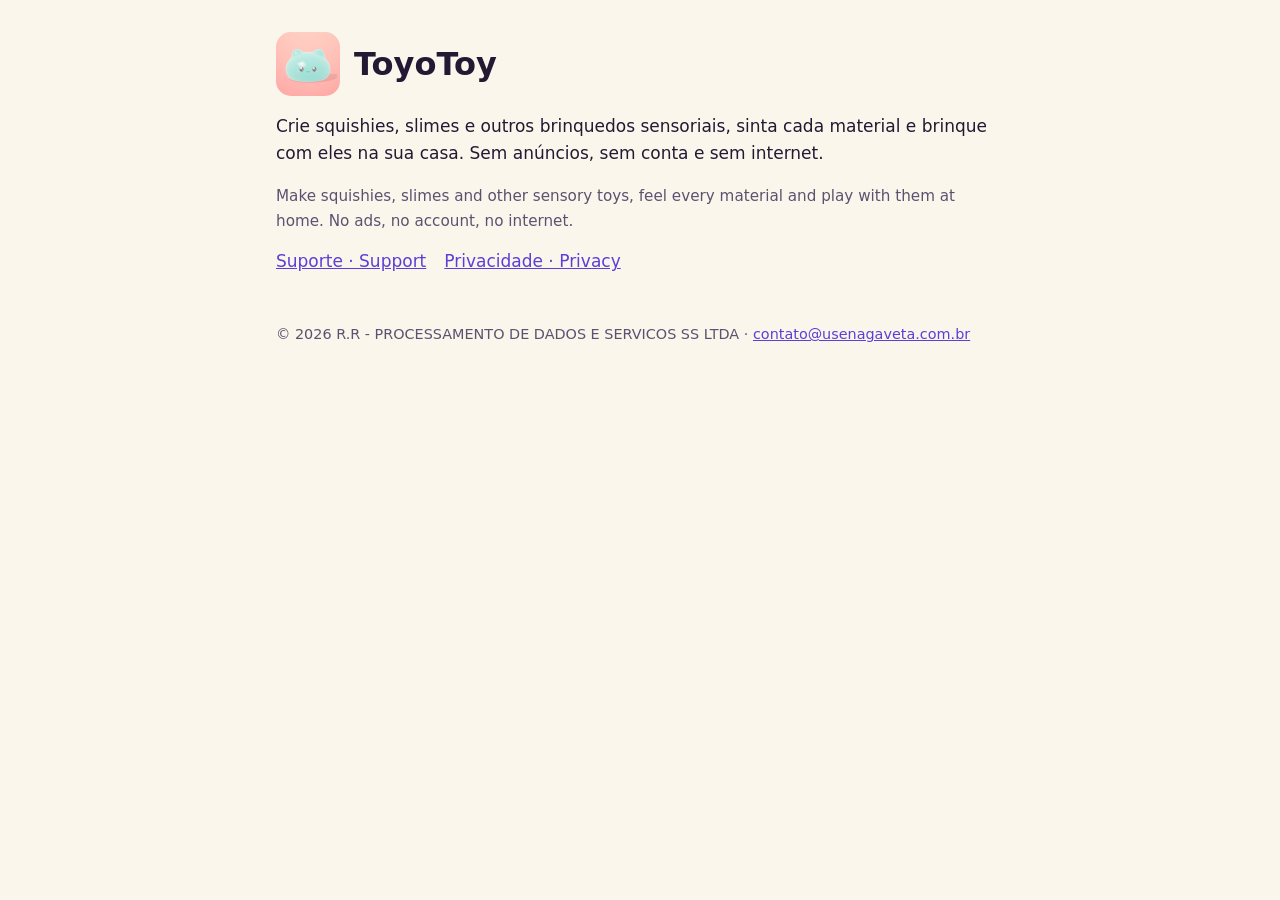
<file: index.html>
<!doctype html>
<html lang="pt-BR">
<head>
<meta charset="utf-8">
<meta name="viewport" content="width=device-width, initial-scale=1">
<title>ToyoToy</title>
<link rel="stylesheet" href="estilo.css">
</head>
<body>
<main>
<header><img src="icone.png" alt=""><h1>ToyoToy</h1></header>
<p>Crie squishies, slimes e outros brinquedos sensoriais, sinta cada material e brinque com eles na sua casa. Sem anúncios, sem conta e sem internet.</p>
<p lang="en" class="muted">Make squishies, slimes and other sensory toys, feel every material and play with them at home. No ads, no account, no internet.</p>
<nav><a href="suporte.html">Suporte · Support</a><a href="privacidade.html">Privacidade · Privacy</a></nav>
<footer>© 2026 R.R - PROCESSAMENTO DE DADOS E SERVICOS SS LTDA · <a href="mailto:contato@usenagaveta.com.br">contato@usenagaveta.com.br</a></footer>
</main>
</body>
</html>
</file>
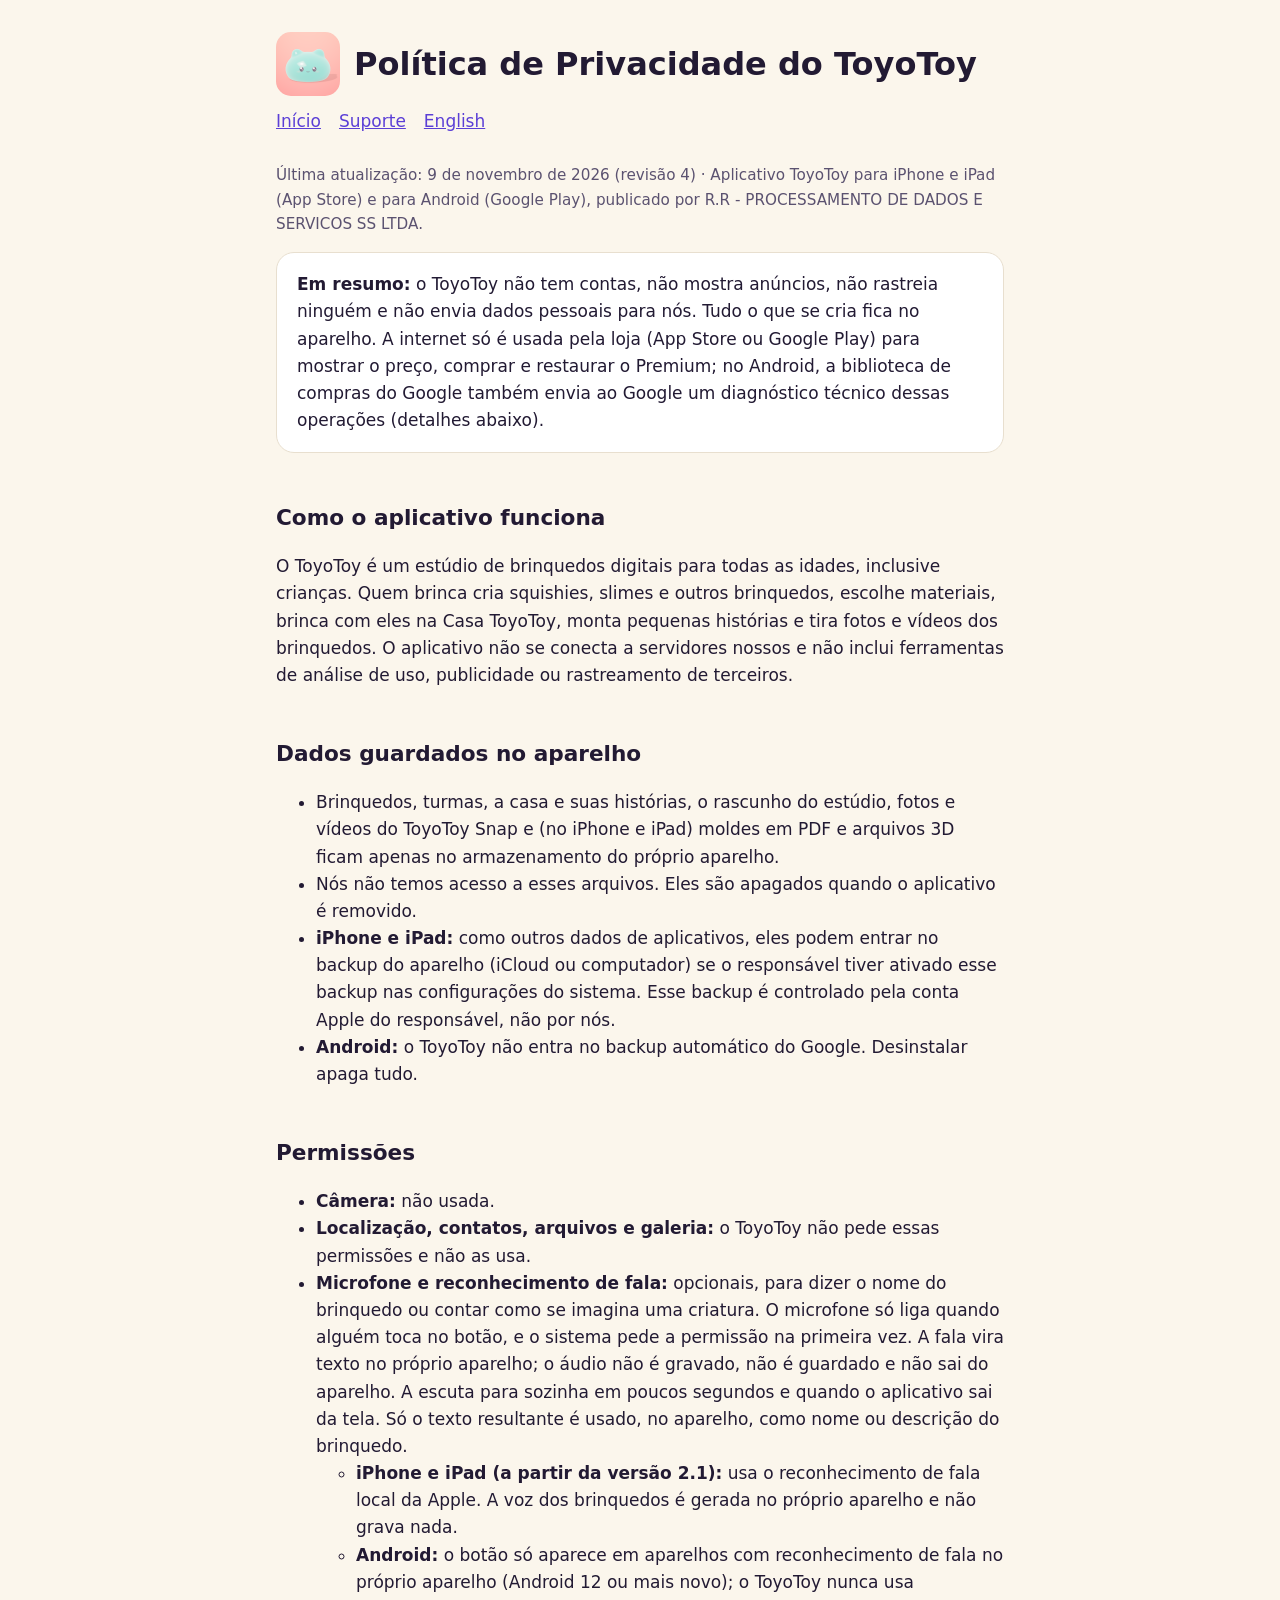
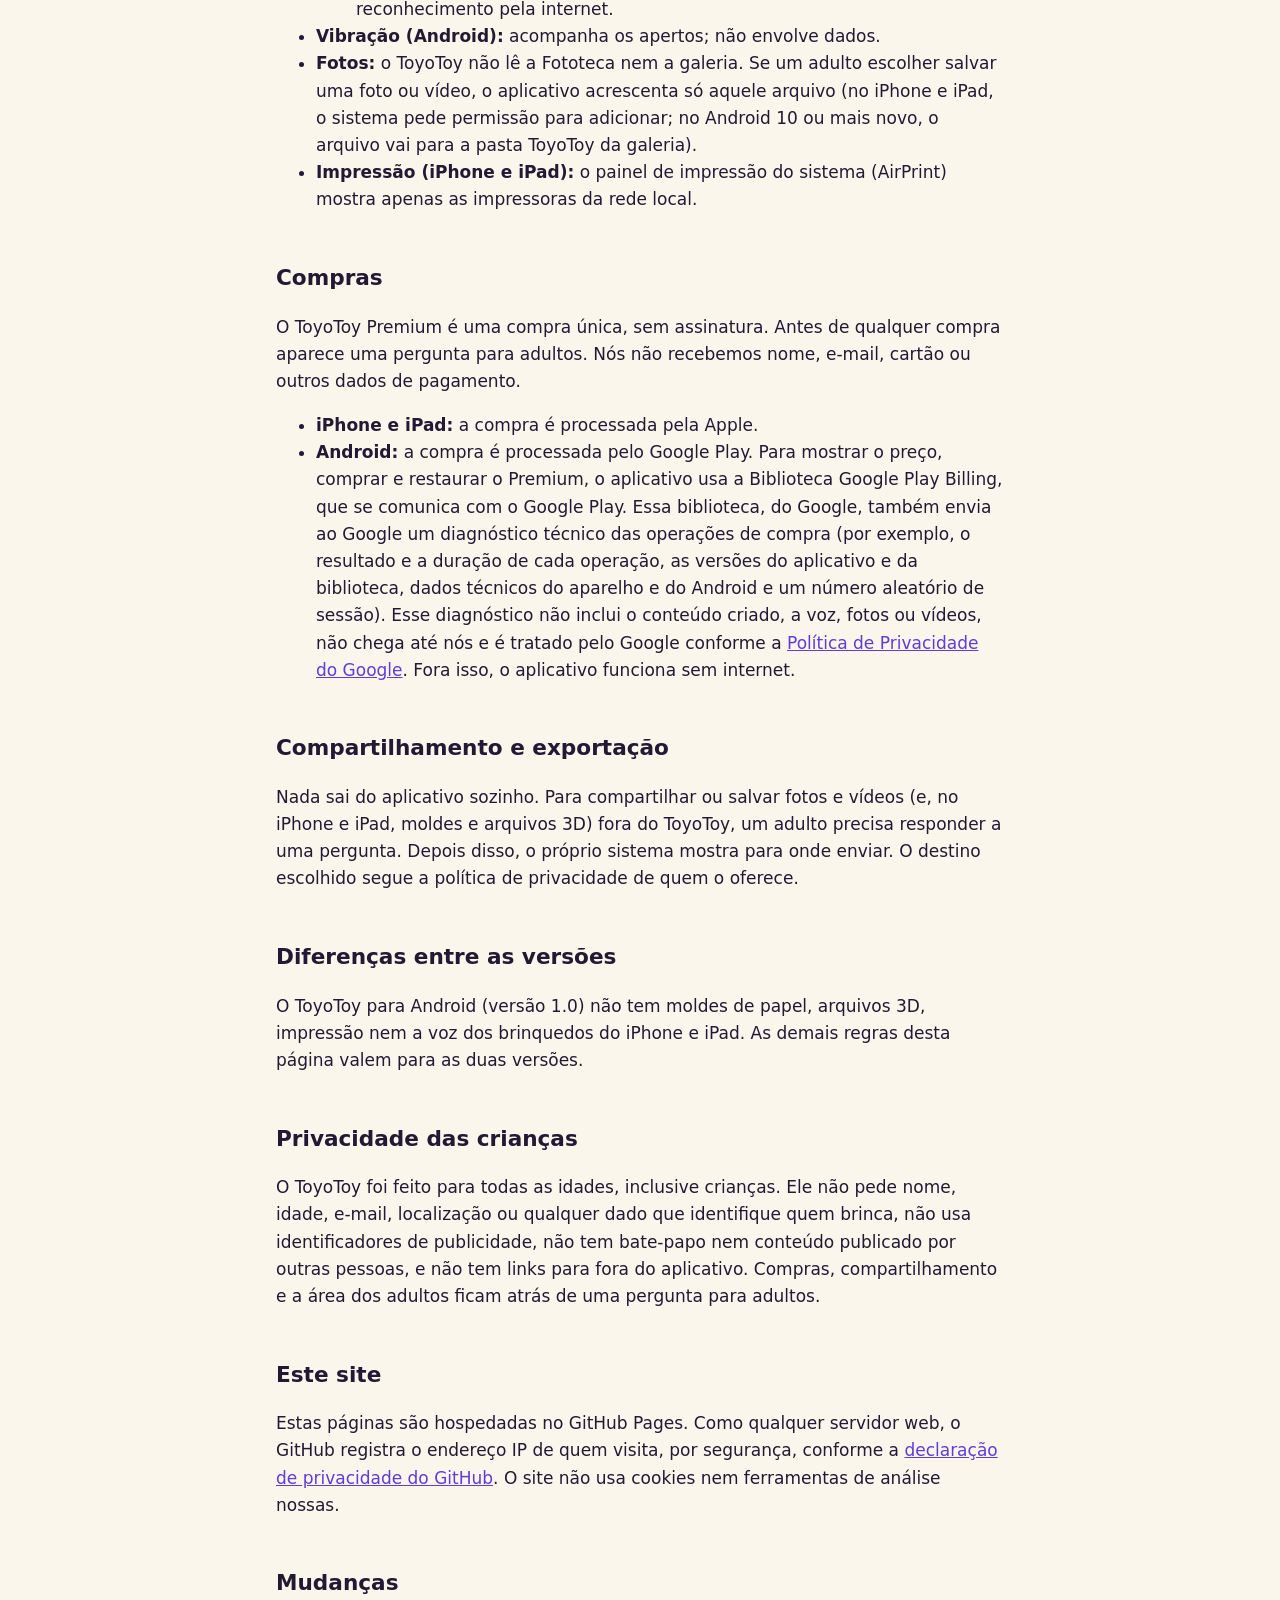
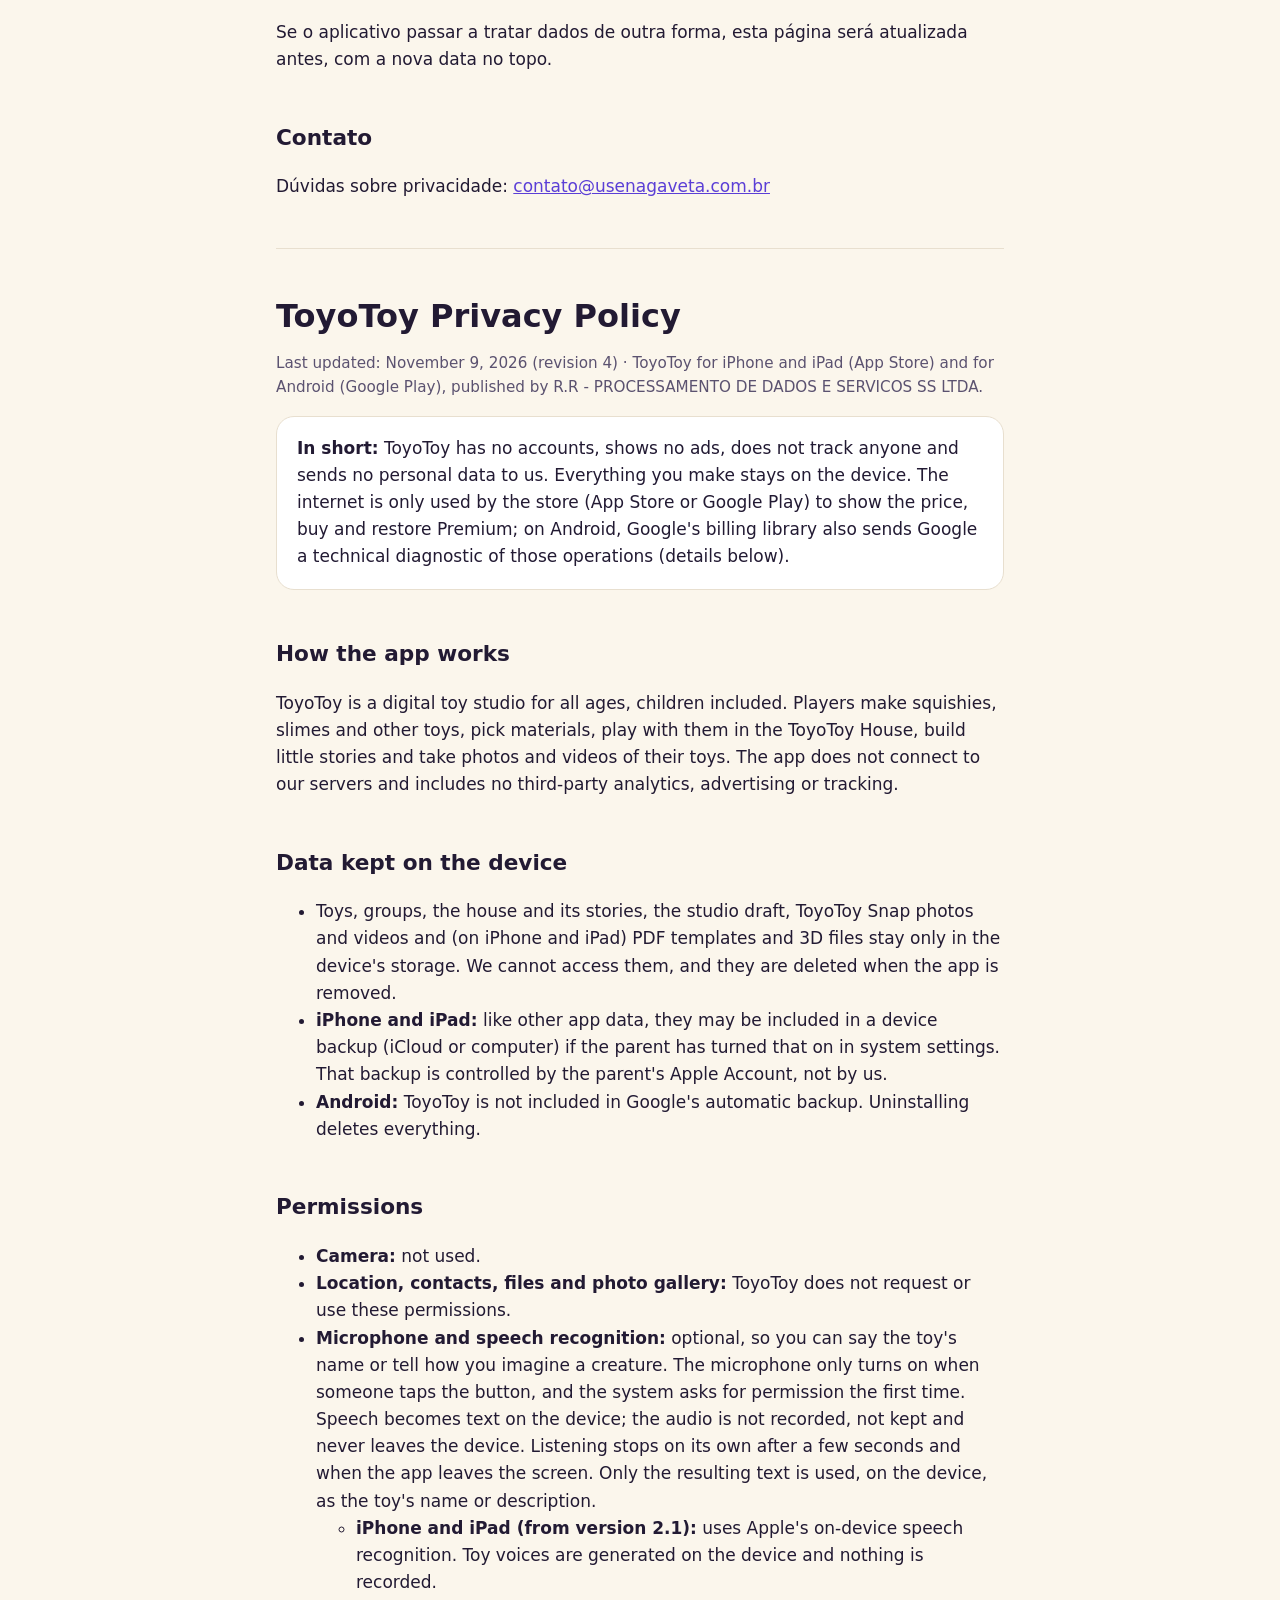
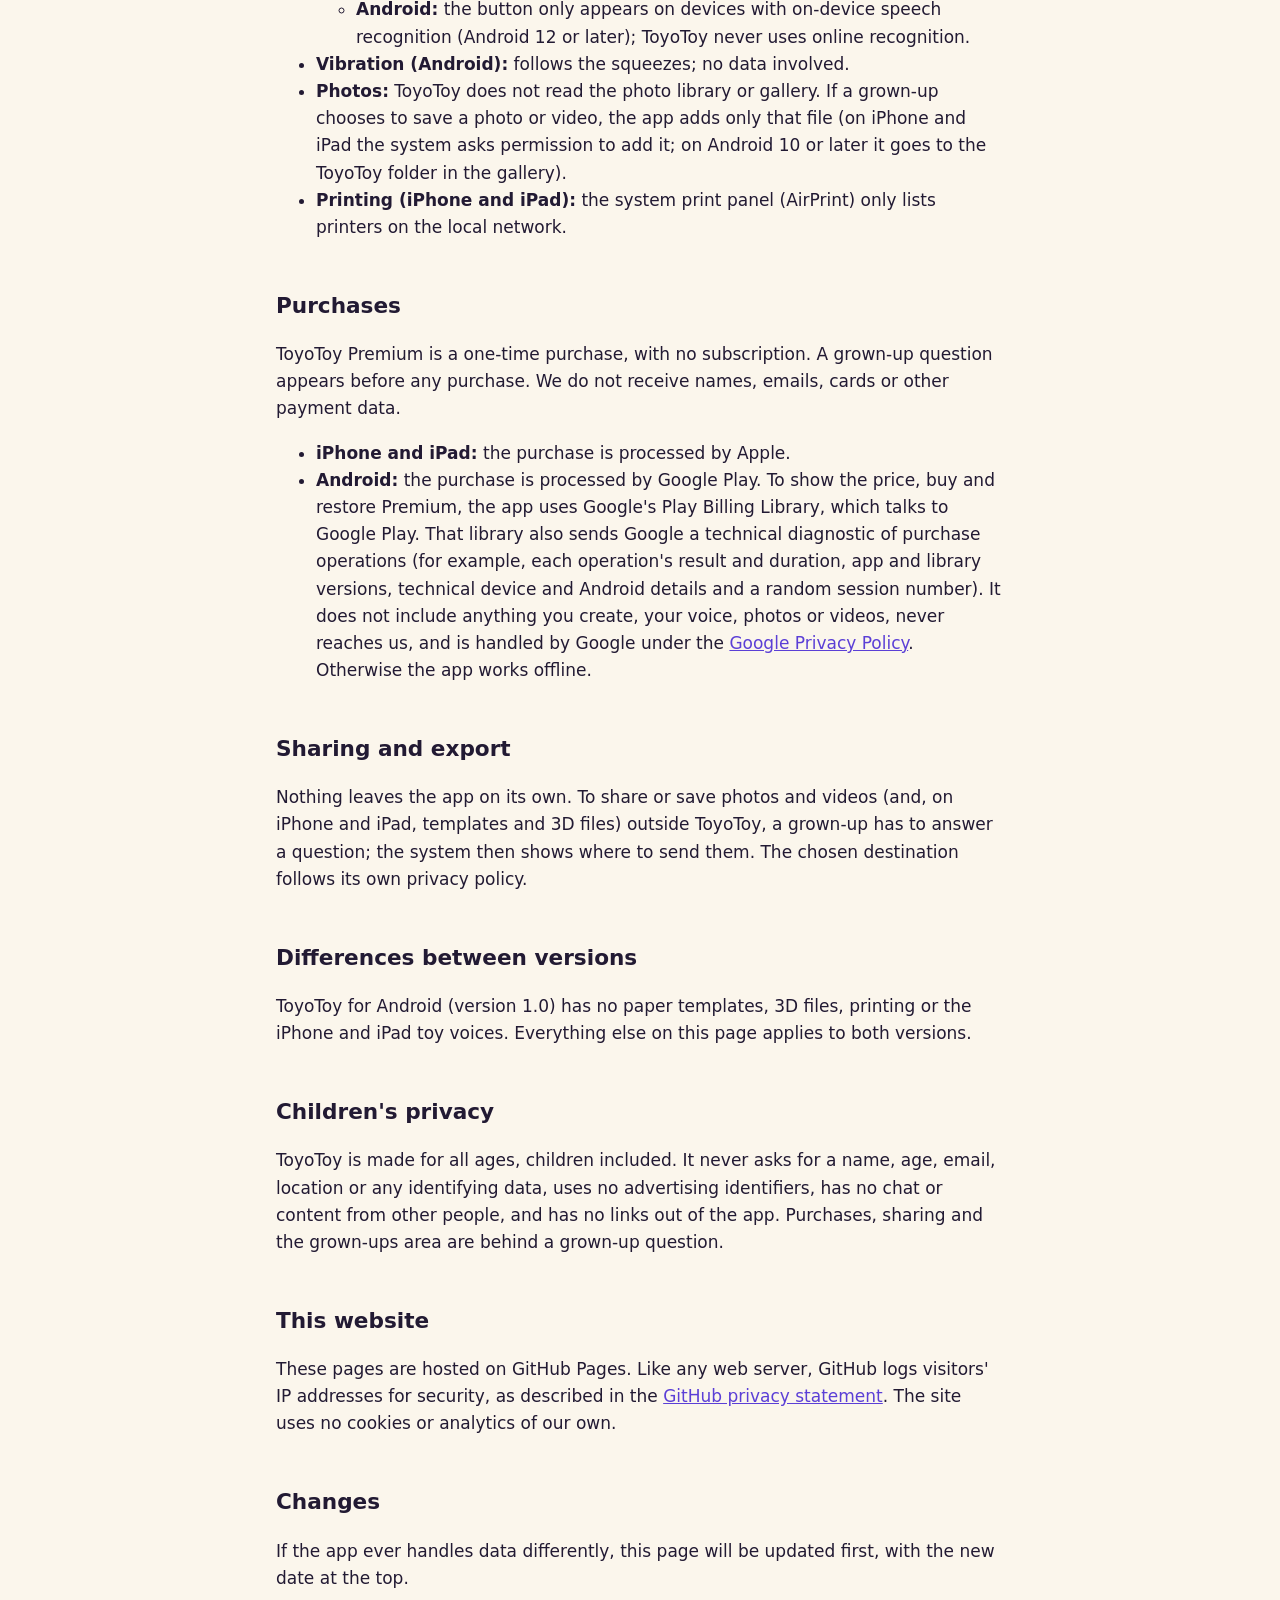
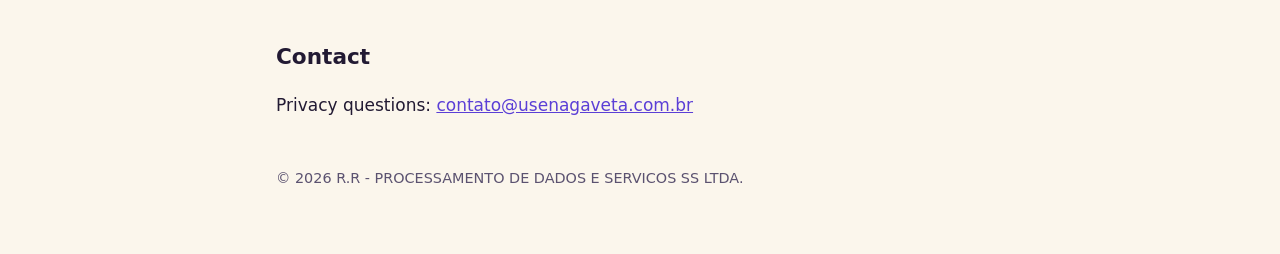
<file: privacidade.html>
<!doctype html>
<html lang="pt-BR">
<head>
<meta charset="utf-8">
<meta name="viewport" content="width=device-width, initial-scale=1">
<title>Privacidade ToyoToy</title>
<link rel="stylesheet" href="estilo.css">
</head>
<body>
<main>
<header><img src="icone.png" alt=""><h1>Política de Privacidade do ToyoToy</h1></header>
<nav><a href="index.html">Início</a><a href="suporte.html">Suporte</a><a href="#en">English</a></nav>
<p class="muted">Última atualização: 9 de novembro de 2026 (revisão 4) · Aplicativo ToyoToy para iPhone e iPad (App Store)
e para Android (Google Play), publicado por R.R - PROCESSAMENTO DE DADOS E SERVICOS SS LTDA.</p>

<div class="card"><strong>Em resumo:</strong> o ToyoToy não tem contas, não mostra anúncios, não rastreia ninguém e não
envia dados pessoais para nós. Tudo o que se cria fica no aparelho. A internet só é usada pela loja (App Store ou
Google Play) para mostrar o preço, comprar e restaurar o Premium; no Android, a biblioteca de compras do Google também
envia ao Google um diagnóstico técnico dessas operações (detalhes abaixo).</div>

<h2>Como o aplicativo funciona</h2>
<p>O ToyoToy é um estúdio de brinquedos digitais para todas as idades, inclusive crianças. Quem brinca cria squishies,
slimes e outros brinquedos, escolhe materiais, brinca com eles na Casa ToyoToy, monta pequenas histórias e tira fotos
e vídeos dos brinquedos. O aplicativo não se conecta a servidores nossos e não inclui ferramentas de análise de uso,
publicidade ou rastreamento de terceiros.</p>

<h2>Dados guardados no aparelho</h2>
<ul>
<li>Brinquedos, turmas, a casa e suas histórias, o rascunho do estúdio, fotos e vídeos do ToyoToy Snap e (no iPhone e
iPad) moldes em PDF e arquivos 3D ficam apenas no armazenamento do próprio aparelho.</li>
<li>Nós não temos acesso a esses arquivos. Eles são apagados quando o aplicativo é removido.</li>
<li><strong>iPhone e iPad:</strong> como outros dados de aplicativos, eles podem entrar no backup do aparelho (iCloud ou
computador) se o responsável tiver ativado esse backup nas configurações do sistema. Esse backup é controlado pela
conta Apple do responsável, não por nós.</li>
<li><strong>Android:</strong> o ToyoToy não entra no backup automático do Google. Desinstalar apaga tudo.</li>
</ul>

<h2>Permissões</h2>
<ul>
<li><strong>Câmera:</strong> não usada.</li>
<li><strong>Localização, contatos, arquivos e galeria:</strong> o ToyoToy não pede essas permissões e não as usa.</li>
<li><strong>Microfone e reconhecimento de fala:</strong> opcionais, para dizer o nome do brinquedo ou contar como se
imagina uma criatura. O microfone só liga quando alguém toca no botão, e o sistema pede a permissão na primeira vez.
A fala vira texto no próprio aparelho; o áudio não é gravado, não é guardado e não sai do aparelho. A escuta para
sozinha em poucos segundos e quando o aplicativo sai da tela. Só o texto resultante é usado, no aparelho, como nome
ou descrição do brinquedo.
  <ul>
  <li><strong>iPhone e iPad (a partir da versão 2.1):</strong> usa o reconhecimento de fala local da Apple. A voz dos
  brinquedos é gerada no próprio aparelho e não grava nada.</li>
  <li><strong>Android:</strong> o botão só aparece em aparelhos com reconhecimento de fala no próprio aparelho (Android
  12 ou mais novo); o ToyoToy nunca usa reconhecimento pela internet.</li>
  </ul></li>
<li><strong>Vibração (Android):</strong> acompanha os apertos; não envolve dados.</li>
<li><strong>Fotos:</strong> o ToyoToy não lê a Fototeca nem a galeria. Se um adulto escolher salvar uma foto ou vídeo,
o aplicativo acrescenta só aquele arquivo (no iPhone e iPad, o sistema pede permissão para adicionar; no Android 10 ou
mais novo, o arquivo vai para a pasta ToyoToy da galeria).</li>
<li><strong>Impressão (iPhone e iPad):</strong> o painel de impressão do sistema (AirPrint) mostra apenas as impressoras
da rede local.</li>
</ul>

<h2>Compras</h2>
<p>O ToyoToy Premium é uma compra única, sem assinatura. Antes de qualquer compra aparece uma pergunta para adultos.
Nós não recebemos nome, e-mail, cartão ou outros dados de pagamento.</p>
<ul>
<li><strong>iPhone e iPad:</strong> a compra é processada pela Apple.</li>
<li><strong>Android:</strong> a compra é processada pelo Google Play. Para mostrar o preço, comprar e restaurar o
Premium, o aplicativo usa a Biblioteca Google Play Billing, que se comunica com o Google Play. Essa biblioteca, do
Google, também envia ao Google um diagnóstico técnico das operações de compra (por exemplo, o resultado e a duração de
cada operação, as versões do aplicativo e da biblioteca, dados técnicos do aparelho e do Android e um número aleatório
de sessão). Esse diagnóstico não inclui o conteúdo criado, a voz, fotos ou vídeos, não chega até nós e é tratado
pelo Google conforme a <a href="https://policies.google.com/privacy">Política de Privacidade do Google</a>. Fora isso,
o aplicativo funciona sem internet.</li>
</ul>

<h2>Compartilhamento e exportação</h2>
<p>Nada sai do aplicativo sozinho. Para compartilhar ou salvar fotos e vídeos (e, no iPhone e iPad, moldes e arquivos
3D) fora do ToyoToy, um adulto precisa responder a uma pergunta. Depois disso, o próprio sistema mostra para onde
enviar. O destino escolhido segue a política de privacidade de quem o oferece.</p>

<h2>Diferenças entre as versões</h2>
<p>O ToyoToy para Android (versão 1.0) não tem moldes de papel, arquivos 3D, impressão nem a voz dos brinquedos do
iPhone e iPad. As demais regras desta página valem para as duas versões.</p>

<h2>Privacidade das crianças</h2>
<p>O ToyoToy foi feito para todas as idades, inclusive crianças. Ele não pede nome, idade, e-mail, localização ou
qualquer dado que identifique quem brinca, não usa identificadores de publicidade, não tem bate-papo nem conteúdo
publicado por outras pessoas, e não tem links para fora do aplicativo. Compras, compartilhamento e a área dos adultos
ficam atrás de uma pergunta para adultos.</p>

<h2>Este site</h2>
<p>Estas páginas são hospedadas no GitHub Pages. Como qualquer servidor web, o GitHub registra o endereço IP de quem
visita, por segurança, conforme a <a href="https://docs.github.com/site-policy/privacy-policies/github-general-privacy-statement">declaração de privacidade do GitHub</a>.
O site não usa cookies nem ferramentas de análise nossas.</p>

<h2>Mudanças</h2>
<p>Se o aplicativo passar a tratar dados de outra forma, esta página será atualizada antes, com a nova data no topo.</p>

<h2>Contato</h2>
<p>Dúvidas sobre privacidade: <a href="mailto:contato@usenagaveta.com.br">contato@usenagaveta.com.br</a></p>

<hr>

<section id="en" lang="en">
<h1>ToyoToy Privacy Policy</h1>
<p class="muted">Last updated: November 9, 2026 (revision 4) · ToyoToy for iPhone and iPad (App Store) and for Android
(Google Play), published by R.R - PROCESSAMENTO DE DADOS E SERVICOS SS LTDA.</p>
<div class="card"><strong>In short:</strong> ToyoToy has no accounts, shows no ads, does not track anyone and sends no
personal data to us. Everything you make stays on the device. The internet is only used by the store (App Store or
Google Play) to show the price, buy and restore Premium; on Android, Google's billing library also sends Google a
technical diagnostic of those operations (details below).</div>
<h2>How the app works</h2>
<p>ToyoToy is a digital toy studio for all ages, children included. Players make squishies, slimes and other toys, pick
materials, play with them in the ToyoToy House, build little stories and take photos and videos of their toys. The app
does not connect to our servers and includes no third-party analytics, advertising or tracking.</p>
<h2>Data kept on the device</h2>
<ul>
<li>Toys, groups, the house and its stories, the studio draft, ToyoToy Snap photos and videos and (on iPhone and iPad)
PDF templates and 3D files stay only in the device's storage. We cannot access them, and they are deleted when the app
is removed.</li>
<li><strong>iPhone and iPad:</strong> like other app data, they may be included in a device backup (iCloud or computer)
if the parent has turned that on in system settings. That backup is controlled by the parent's Apple Account, not by
us.</li>
<li><strong>Android:</strong> ToyoToy is not included in Google's automatic backup. Uninstalling deletes everything.</li>
</ul>
<h2>Permissions</h2>
<ul>
<li><strong>Camera:</strong> not used.</li>
<li><strong>Location, contacts, files and photo gallery:</strong> ToyoToy does not request or use these permissions.</li>
<li><strong>Microphone and speech recognition:</strong> optional, so you can say the toy's name or tell how you imagine a
creature. The microphone only turns on when someone taps the button, and the system asks for permission the first time.
Speech becomes text on the device; the audio is not recorded, not kept and never leaves the device. Listening stops on
its own after a few seconds and when the app leaves the screen. Only the resulting text is used, on the device, as the
toy's name or description.
  <ul>
  <li><strong>iPhone and iPad (from version 2.1):</strong> uses Apple's on-device speech recognition. Toy voices are
  generated on the device and nothing is recorded.</li>
  <li><strong>Android:</strong> the button only appears on devices with on-device speech recognition (Android 12 or
  later); ToyoToy never uses online recognition.</li>
  </ul></li>
<li><strong>Vibration (Android):</strong> follows the squeezes; no data involved.</li>
<li><strong>Photos:</strong> ToyoToy does not read the photo library or gallery. If a grown-up chooses to save a photo or
video, the app adds only that file (on iPhone and iPad the system asks permission to add it; on Android 10 or later it
goes to the ToyoToy folder in the gallery).</li>
<li><strong>Printing (iPhone and iPad):</strong> the system print panel (AirPrint) only lists printers on the local
network.</li>
</ul>
<h2>Purchases</h2>
<p>ToyoToy Premium is a one-time purchase, with no subscription. A grown-up question appears before any purchase. We do
not receive names, emails, cards or other payment data.</p>
<ul>
<li><strong>iPhone and iPad:</strong> the purchase is processed by Apple.</li>
<li><strong>Android:</strong> the purchase is processed by Google Play. To show the price, buy and restore Premium, the
app uses Google's Play Billing Library, which talks to Google Play. That library also sends Google a technical
diagnostic of purchase operations (for example, each operation's result and duration, app and library versions,
technical device and Android details and a random session number). It does not include anything you create, your
voice, photos or videos, never reaches us, and is handled by Google under the
<a href="https://policies.google.com/privacy">Google Privacy Policy</a>. Otherwise the app works offline.</li>
</ul>
<h2>Sharing and export</h2>
<p>Nothing leaves the app on its own. To share or save photos and videos (and, on iPhone and iPad, templates and 3D
files) outside ToyoToy, a grown-up has to answer a question; the system then shows where to send them. The chosen
destination follows its own privacy policy.</p>
<h2>Differences between versions</h2>
<p>ToyoToy for Android (version 1.0) has no paper templates, 3D files, printing or the iPhone and iPad toy voices.
Everything else on this page applies to both versions.</p>
<h2>Children's privacy</h2>
<p>ToyoToy is made for all ages, children included. It never asks for a name, age, email, location or any identifying
data, uses no advertising identifiers, has no chat or content from other people, and has no links out of the app.
Purchases, sharing and the grown-ups area are behind a grown-up question.</p>
<h2>This website</h2>
<p>These pages are hosted on GitHub Pages. Like any web server, GitHub logs visitors' IP addresses for security, as
described in the <a href="https://docs.github.com/site-policy/privacy-policies/github-general-privacy-statement">GitHub
privacy statement</a>. The site uses no cookies or analytics of our own.</p>
<h2>Changes</h2>
<p>If the app ever handles data differently, this page will be updated first, with the new date at the top.</p>
<h2>Contact</h2>
<p>Privacy questions: <a href="mailto:contato@usenagaveta.com.br">contato@usenagaveta.com.br</a></p>
</section>
<footer>© 2026 R.R - PROCESSAMENTO DE DADOS E SERVICOS SS LTDA.</footer>
</main>
</body>
</html>
</file>
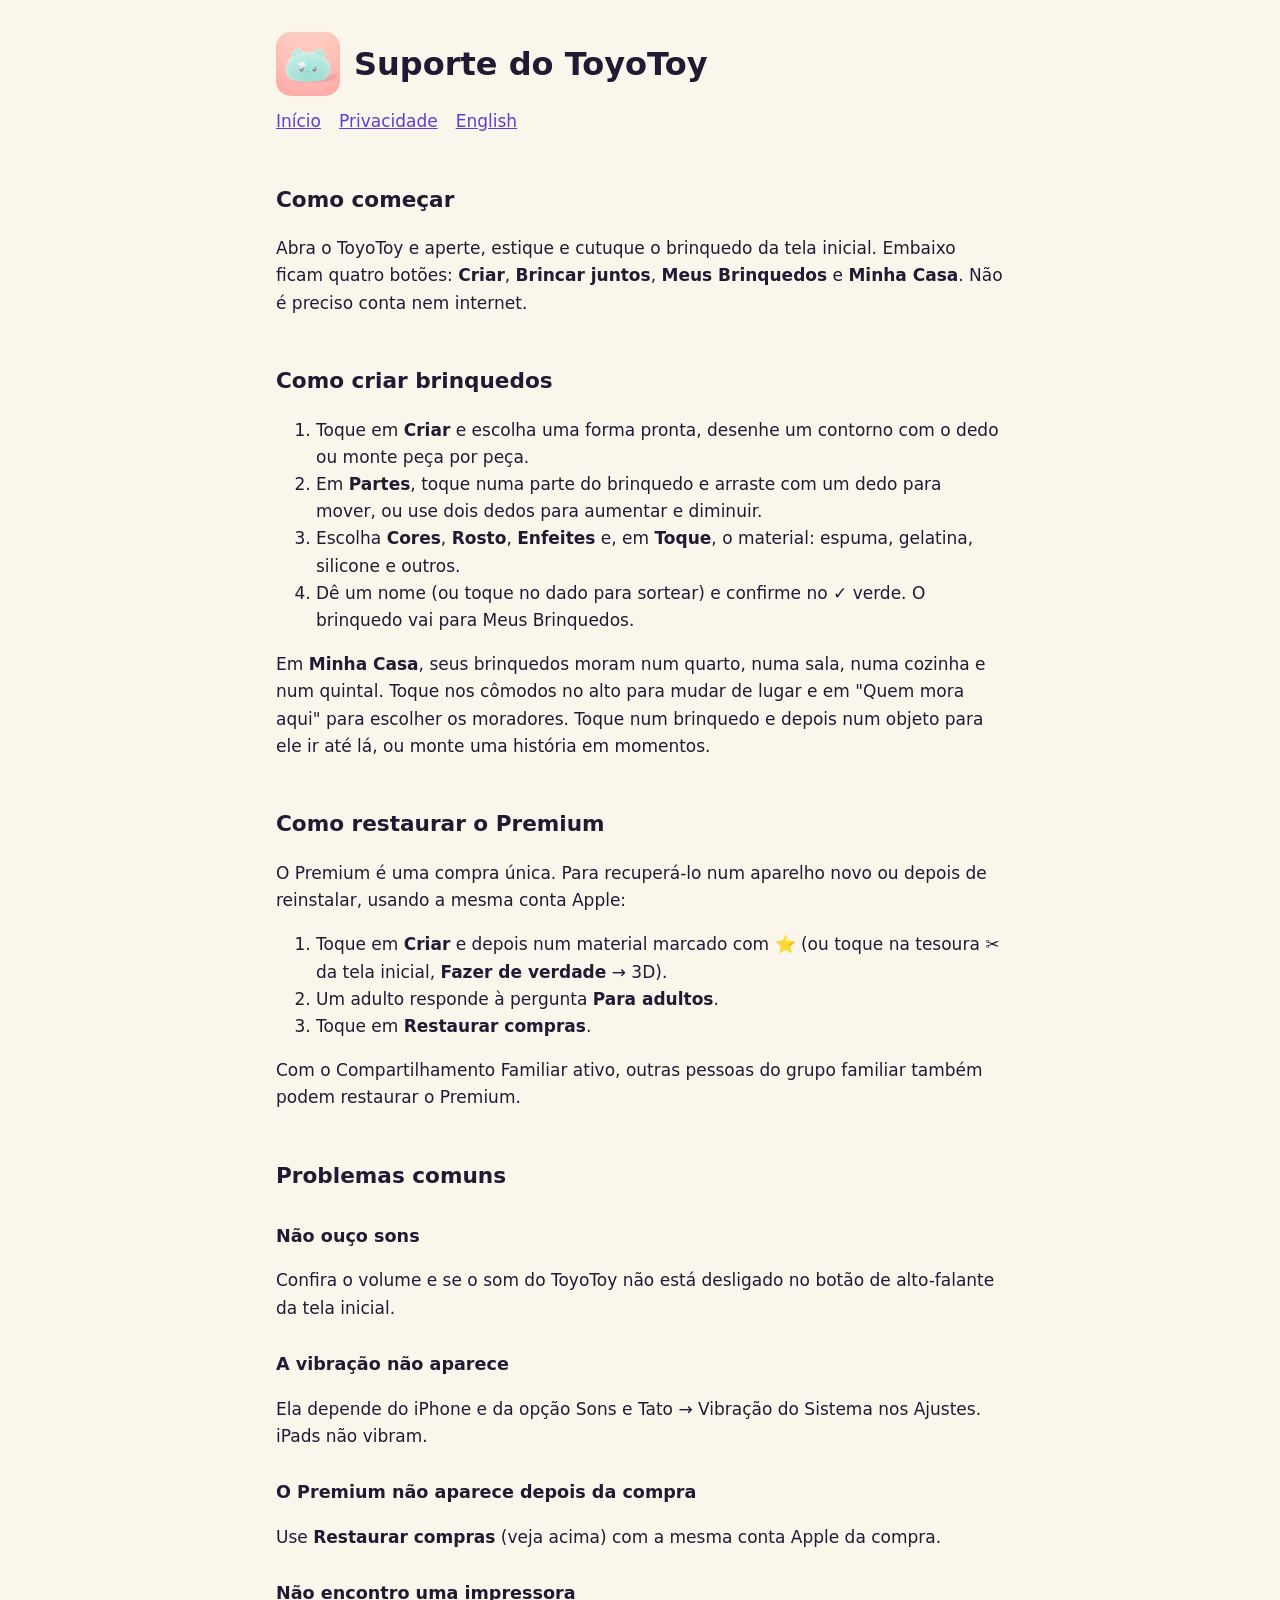
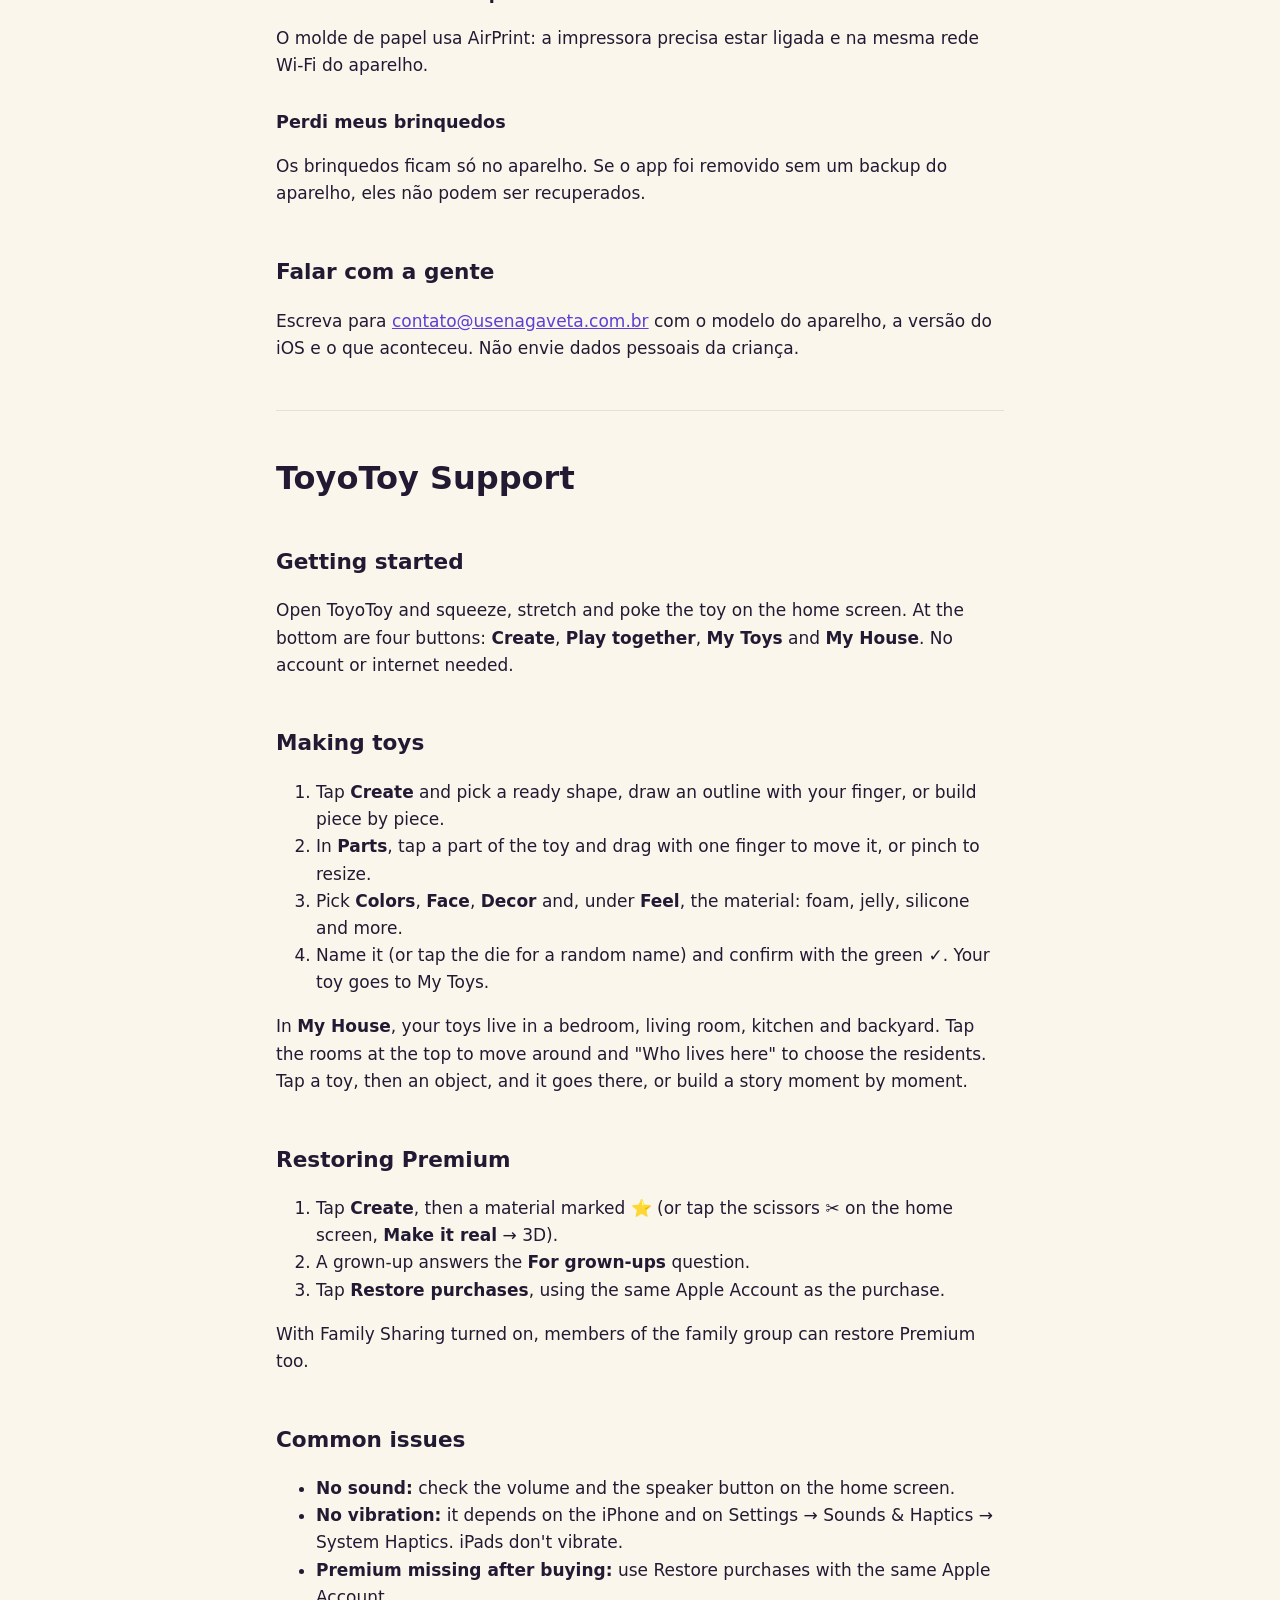
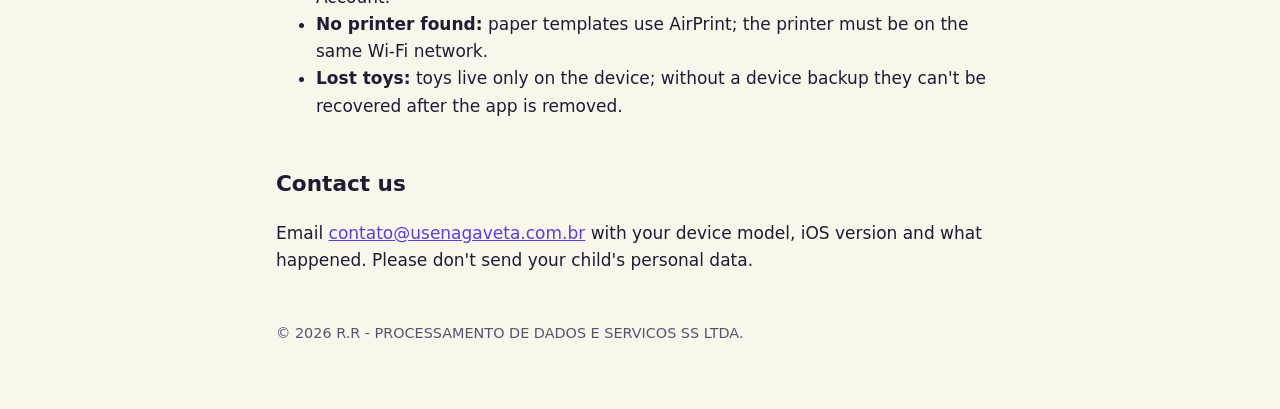
<file: suporte.html>
<!doctype html>
<html lang="pt-BR">
<head>
<meta charset="utf-8">
<meta name="viewport" content="width=device-width, initial-scale=1">
<title>Suporte ToyoToy</title>
<link rel="stylesheet" href="estilo.css">
</head>
<body>
<main>
<header><img src="icone.png" alt=""><h1>Suporte do ToyoToy</h1></header>
<nav><a href="index.html">Início</a><a href="privacidade.html">Privacidade</a><a href="#en">English</a></nav>

<h2>Como começar</h2>
<p>Abra o ToyoToy e aperte, estique e cutuque o brinquedo da tela inicial. Embaixo ficam quatro botões:
<strong>Criar</strong>, <strong>Brincar juntos</strong>, <strong>Meus Brinquedos</strong> e <strong>Minha Casa</strong>.
Não é preciso conta nem internet.</p>

<h2>Como criar brinquedos</h2>
<ol>
<li>Toque em <strong>Criar</strong> e escolha uma forma pronta, desenhe um contorno com o dedo ou monte peça por peça.</li>
<li>Em <strong>Partes</strong>, toque numa parte do brinquedo e arraste com um dedo para mover, ou use dois dedos para
aumentar e diminuir.</li>
<li>Escolha <strong>Cores</strong>, <strong>Rosto</strong>, <strong>Enfeites</strong> e, em <strong>Toque</strong>, o
material: espuma, gelatina, silicone e outros.</li>
<li>Dê um nome (ou toque no dado para sortear) e confirme no ✓ verde. O brinquedo vai para Meus Brinquedos.</li>
</ol>
<p>Em <strong>Minha Casa</strong>, seus brinquedos moram num quarto, numa sala, numa cozinha e num quintal. Toque nos cômodos no alto para mudar de lugar e em "Quem mora aqui" para escolher os moradores.
Toque num brinquedo e depois num objeto para ele ir até lá, ou monte uma história em momentos.</p>

<h2>Como restaurar o Premium</h2>
<p>O Premium é uma compra única. Para recuperá-lo num aparelho novo ou depois de reinstalar, usando a mesma conta Apple:</p>
<ol>
<li>Toque em <strong>Criar</strong> e depois num material marcado com ⭐ (ou toque na tesoura ✂ da tela inicial, <strong>Fazer de verdade</strong> → 3D).</li>
<li>Um adulto responde à pergunta <strong>Para adultos</strong>.</li>
<li>Toque em <strong>Restaurar compras</strong>.</li>
</ol>
<p>Com o Compartilhamento Familiar ativo, outras pessoas do grupo familiar também podem restaurar o Premium.</p>

<h2>Problemas comuns</h2>
<h3>Não ouço sons</h3>
<p>Confira o volume e se o som do ToyoToy não está desligado no botão de alto-falante da tela inicial.</p>
<h3>A vibração não aparece</h3>
<p>Ela depende do iPhone e da opção Sons e Tato → Vibração do Sistema nos Ajustes. iPads não vibram.</p>
<h3>O Premium não aparece depois da compra</h3>
<p>Use <strong>Restaurar compras</strong> (veja acima) com a mesma conta Apple da compra.</p>
<h3>Não encontro uma impressora</h3>
<p>O molde de papel usa AirPrint: a impressora precisa estar ligada e na mesma rede Wi-Fi do aparelho.</p>
<h3>Perdi meus brinquedos</h3>
<p>Os brinquedos ficam só no aparelho. Se o app foi removido sem um backup do aparelho, eles não podem ser recuperados.</p>

<h2>Falar com a gente</h2>
<p>Escreva para <a href="mailto:contato@usenagaveta.com.br">contato@usenagaveta.com.br</a> com o modelo do aparelho, a
versão do iOS e o que aconteceu. Não envie dados pessoais da criança.</p>

<hr>

<section id="en" lang="en">
<h1>ToyoToy Support</h1>
<h2>Getting started</h2>
<p>Open ToyoToy and squeeze, stretch and poke the toy on the home screen. At the bottom are four buttons:
<strong>Create</strong>, <strong>Play together</strong>, <strong>My Toys</strong> and <strong>My House</strong>. No account
or internet needed.</p>
<h2>Making toys</h2>
<ol>
<li>Tap <strong>Create</strong> and pick a ready shape, draw an outline with your finger, or build piece by piece.</li>
<li>In <strong>Parts</strong>, tap a part of the toy and drag with one finger to move it, or pinch to resize.</li>
<li>Pick <strong>Colors</strong>, <strong>Face</strong>, <strong>Decor</strong> and, under <strong>Feel</strong>, the
material: foam, jelly, silicone and more.</li>
<li>Name it (or tap the die for a random name) and confirm with the green ✓. Your toy goes to My Toys.</li>
</ol>
<p>In <strong>My House</strong>, your toys live in a bedroom, living room, kitchen and backyard. Tap the rooms at the top to move around and "Who lives here" to choose the residents. Tap a toy, then an object, and it goes there, or build a
story moment by moment.</p>
<h2>Restoring Premium</h2>
<ol>
<li>Tap <strong>Create</strong>, then a material marked ⭐ (or tap the scissors ✂ on the home screen, <strong>Make it real</strong> → 3D).</li>
<li>A grown-up answers the <strong>For grown-ups</strong> question.</li>
<li>Tap <strong>Restore purchases</strong>, using the same Apple Account as the purchase.</li>
</ol>
<p>With Family Sharing turned on, members of the family group can restore Premium too.</p>
<h2>Common issues</h2>
<ul>
<li><strong>No sound:</strong> check the volume and the speaker button on the home screen.</li>
<li><strong>No vibration:</strong> it depends on the iPhone and on Settings → Sounds &amp; Haptics → System Haptics. iPads
don't vibrate.</li>
<li><strong>Premium missing after buying:</strong> use Restore purchases with the same Apple Account.</li>
<li><strong>No printer found:</strong> paper templates use AirPrint; the printer must be on the same Wi-Fi network.</li>
<li><strong>Lost toys:</strong> toys live only on the device; without a device backup they can't be recovered after the app is
removed.</li>
</ul>
<h2>Contact us</h2>
<p>Email <a href="mailto:contato@usenagaveta.com.br">contato@usenagaveta.com.br</a> with your device model, iOS version and what
happened. Please don't send your child's personal data.</p>
</section>
<footer>© 2026 R.R - PROCESSAMENTO DE DADOS E SERVICOS SS LTDA.</footer>
</main>
</body>
</html>
</file>
<file: estilo.css>
:root {
  --paper: #fbf6ec; --ink: #221a33; --ink2: #5b5270; --accent: #5b3fd6; --card: #ffffff; --line: #e8dfcf;
}
@media (prefers-color-scheme: dark) {
  :root { --paper: #17131f; --ink: #f3eefb; --ink2: #b9b0cc; --accent: #a993ff; --card: #221c2e; --line: #352d45; }
}
* { box-sizing: border-box; }
body {
  margin: 0; background: var(--paper); color: var(--ink);
  font: 17px/1.6 ui-rounded, -apple-system, "SF Pro Rounded", system-ui, sans-serif;
}
main { max-width: 760px; margin: 0 auto; padding: 32px 16px 64px; }
header { display: flex; align-items: center; gap: 14px; margin-bottom: 8px; }
header img { width: 64px; height: 64px; border-radius: 15px; }
h1 { font-size: 2rem; line-height: 1.2; margin: 0; }
h2 { margin-top: 2.2em; font-size: 1.35rem; }
h3 { margin-top: 1.6em; font-size: 1.1rem; }
p, li { color: var(--ink); }
.muted { color: var(--ink2); font-size: .95rem; }
a { color: var(--accent); }
nav { display: flex; gap: 18px; flex-wrap: wrap; margin: 12px 0 28px; }
.card { background: var(--card); border: 1px solid var(--line); border-radius: 18px; padding: 18px 20px; margin: 16px 0; }
hr { border: 0; border-top: 1px solid var(--line); margin: 48px 0; }
footer { margin-top: 48px; color: var(--ink2); font-size: .9rem; }
</file>
